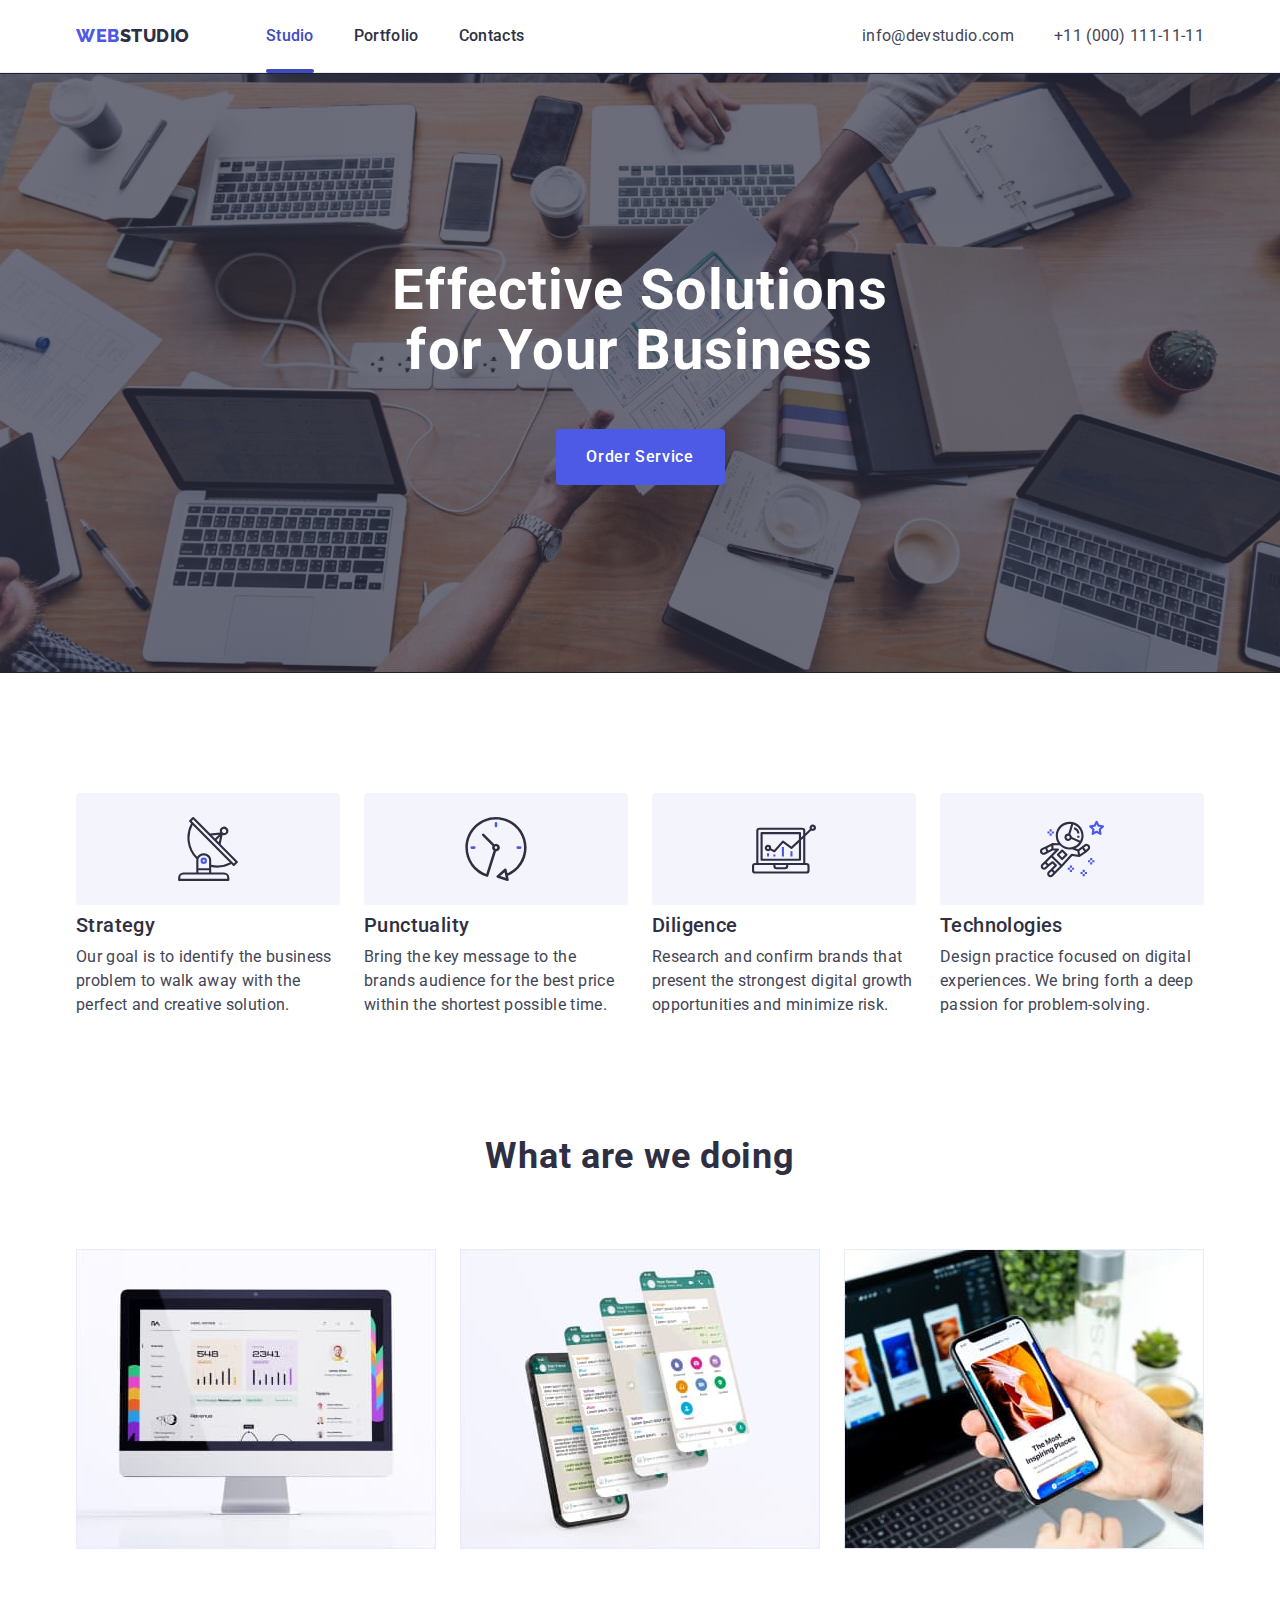
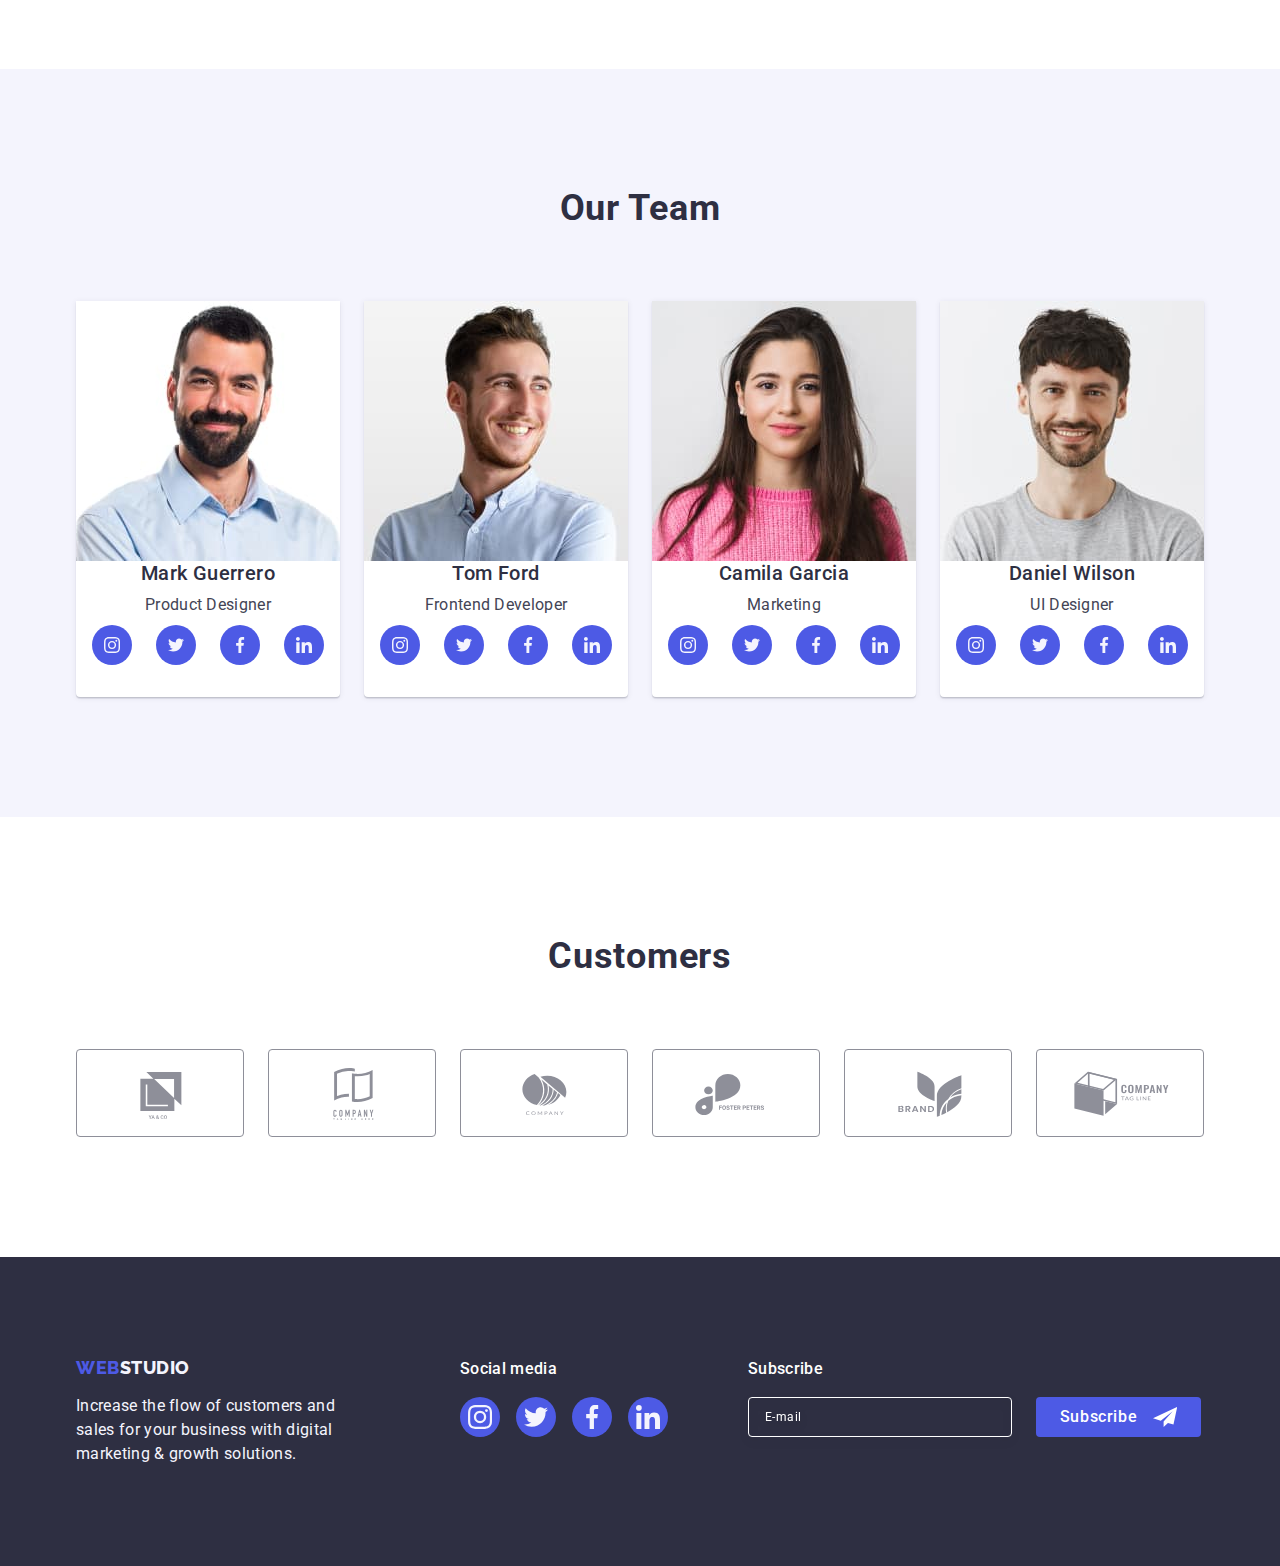
<file: index.html>
<!DOCTYPE html>
<html lang="en">
  <head>
    <meta charset="UTF-8" />
    <meta http-equiv="X-UA-Compatible" content="IE=edge" />
    <meta name="viewport" content="width=device-width, initial-scale=1.0" />
    <title>WEBSTUDIO</title>
    <link rel="preconnect" href="https://fonts.googleapis.com" />
    <link rel="preconnect" href="https://fonts.gstatic.com" />
    <link
      href="https://fonts.googleapis.com/css2?family=Raleway:wght@800&family=Roboto:wght@400;500;700;900&display=swap"
      rel="stylesheet"
    />
    <link
      rel="stylesheet"
      href="https://cdnjs.cloudflare.com/ajax/libs/modern-normalize/2.0.0/modern-normalize.min.css"
    />
    <link rel="stylesheet" href="./css/styles.css" />
  </head>
  <body>
    <!-- header -->
    <header class="header">
      <div class="container header-container">
        <nav class="header-navigation">
          <a href="./index.html" class="logo link">Web<span class="logo-color">Studio</span> </a>
          <ul class="site-nav list">
            <li class="site-item">
              <a href="./index.html" class="site-link current link">Studio</a>
            </li>
            <li class="site-item">
              <a href="./portfolio.html" class="site-link link">Portfolio</a>
            </li>
            <li class="site-item"><a href="" class="site-link link">Contacts</a></li>
          </ul>
        </nav>

        <!-- contacts -->
        <address class="adress">
          <ul class="adress-contacts list">
            <li>
              <a href="mailto:info@devstudio.com" class="adress-link link">info@devstudio.com</a>
            </li>
            <li><a href="tel:+110001111111" class="adress-link link">+11 (000) 111-11-11</a></li>
          </ul>
        </address>
      </div>
    </header>

    <!-- Main content секція 1-->
    <main>
      <section class="hero">
        <div class="container">
          <h1 class="hero-tittle">Effective Solutions for Your Business</h1>
          <button type="button" class="hero-button btn" data-modal-open>Order Service</button>
        </div>
      </section>
      <!-- переваги студії секція 2-->
      <section class="section-advantage">
        <div class="container">
          <h2 hidden>Advantages</h2>
          <ul class="section-title-list list">
            <li class="list-advantage">
              <div class="container-svg">
                <svg class="svg-icon" width="64" height="64">
                  <use href="./images/icons.svg#icon-antenna"></use>
                </svg>
              </div>
              <h3 class="title-item">Strategy</h3>
              <p class="title-text">
                Our goal is to identify the business problem to walk away with the perfect and
                creative solution.
              </p>
            </li>
            <li class="list-advantage">
              <div class="container-svg">
                <svg class="svg-icon" width="64" height="64">
                  <use href="./images/icons.svg#icon-clock"></use>
                </svg>
              </div>
              <h3 class="title-item">Punctuality</h3>
              <p class="title-text">
                Bring the key message to the brands audience for the best price within the shortest
                possible time.
              </p>
            </li>
            <li class="list-advantage">
              <div class="container-svg">
                <svg class="svg-icon" width="64" height="64">
                  <use href="./images/icons.svg#icon-diagram"></use>
                </svg>
              </div>
              <h3 class="title-item">Diligence</h3>
              <p class="title-text">
                Research and confirm brands that present the strongest digital growth opportunities
                and minimize risk.
              </p>
            </li>
            <li class="list-advantage">
              <div class="container-svg">
                <svg class="svg-icon" width="64" height="64">
                  <use href="./images/icons.svg#icon-astronaut"></use>
                </svg>
              </div>
              <h3 class="title-item">Technologies</h3>
              <p class="title-text">
                Design practice focused on digital experiences. We bring forth a deep passion for
                problem-solving.
              </p>
            </li>
          </ul>
        </div>
      </section>

      <!-- проекти компанії секція3-->

      <section class="section-comp">
        <div class="container">
          <h2 class="section-title">What are we doing</h2>
          <ul class="section-img-list list">
            <li class="img-list-work">
              <img src="./images/img1.jpg" alt="screenpc" width="360" height="300" />
            </li>
            <li class="img-list-work">
              <img src="./images/img2.jpg" alt="screenphone" width="360" height="300" />
            </li>
            <li class="img-list-work">
              <img src="./images/img3.jpg" alt="notebook with phone" width="360" height="300" />
            </li>
          </ul>
        </div>
      </section>

      <!-- команда студії секція4-->

      <section class="section-team">
        <div class="container">
          <h2 class="section-title">Our Team</h2>
          <ul class="title-team list">
            <li class="team-list">
              <img src="./images/staff1.jpg" alt="avatar Mark Guerrero" width="264" height="260" />
              <div class="soc-team-title">
                <h3 class="team-name">Mark Guerrero</h3>
                <p class="team-text">Product Designer</p>
                <ul class="team-soc-list list">
                  <li class="team-soc-item">
                    <a
                      href=""
                      class="team-soc-link link"
                      target="_blank"
                      rel="nooper noreferrer nofollow"
                      ><svg class="team-soc-icon" width="16" height="16">
                        <use href="./images/icons.svg#icon-instagram"></use>
                      </svg>
                    </a>
                  </li>
                  <li class="team-soc-item">
                    <a
                      href=""
                      class="team-soc-link link"
                      target="_blank"
                      rel="nooper noreferrer nofollow"
                    >
                      <svg class="team-soc-icon" width="16" height="16">
                        <use href="./images/icons.svg#icon-twitter"></use>
                      </svg>
                    </a>
                  </li>
                  <li class="team-soc-item">
                    <a
                      href=""
                      class="team-soc-link link"
                      target="_blank"
                      rel="nooper noreferrer nofollow"
                      ><svg class="team-soc-icon" width="16" height="16">
                        <use href="./images/icons.svg#icon-facebook"></use>
                      </svg>
                    </a>
                  </li>
                  <li class="team-soc-item">
                    <a
                      href=""
                      class="team-soc-link link"
                      target="_blank"
                      rel="nooper noreferrer nofollow"
                      ><svg class="team-soc-icon" width="16" height="16">
                        <use href="./images/icons.svg#icon-linkedin"></use>
                      </svg>
                    </a>
                  </li>
                </ul>
              </div>
            </li>
            <li class="team-list">
              <img src="./images/staff2.jpg" alt="avatar Tom Ford" width="264" height="260" />
              <div class="soc-team-title">
                <h3 class="team-name">Tom Ford</h3>
                <p class="team-text">Frontend Developer</p>
                <ul class="team-soc-list list">
                  <li class="team-soc-item">
                    <a
                      href=""
                      class="team-soc-link link"
                      target="_blank"
                      rel="nooper noreferrer nofollow"
                    >
                      <svg class="team-soc-icon" width="16" height="16">
                        <use href="./images/icons.svg#icon-instagram"></use>
                      </svg>
                    </a>
                  </li>
                  <li class="team-soc-item">
                    <a
                      href=""
                      class="team-soc-link link"
                      target="_blank"
                      rel="nooper noreferrer nofollow"
                    >
                      <svg class="team-soc-icon" width="16" height="16">
                        <use href="./images/icons.svg#icon-twitter"></use>
                      </svg>
                    </a>
                  </li>
                  <li class="team-soc-item">
                    <a
                      href=""
                      class="team-soc-link link"
                      target="_blank"
                      rel="nooper noreferrer nofollow"
                      ><svg class="team-soc-icon" width="16" height="16">
                        <use href="./images/icons.svg#icon-facebook"></use>
                      </svg>
                    </a>
                  </li>
                  <li class="team-soc-item">
                    <a
                      href=""
                      class="team-soc-link link"
                      target="_blank"
                      rel="nooper noreferrer nofollow"
                      ><svg class="team-soc-icon" width="16" height="16">
                        <use href="./images/icons.svg#icon-linkedin"></use>
                      </svg>
                    </a>
                  </li>
                </ul>
              </div>
            </li>
            <li class="team-list">
              <img src="./images/staff3.jpg" alt="avatar Camila Garcia" width="264" height="260" />
              <div class="soc-team-title">
                <h3 class="team-name">Camila Garcia</h3>
                <p class="team-text">Marketing</p>
                <ul class="team-soc-list list">
                  <li class="team-soc-item">
                    <a
                      href=""
                      class="team-soc-link link"
                      target="_blank"
                      rel="nooper noreferrer nofollow"
                      ><svg class="team-soc-icon" width="16" height="16">
                        <use href="./images/icons.svg#icon-instagram"></use>
                      </svg>
                    </a>
                  </li>
                  <li class="team-soc-item">
                    <a
                      href=""
                      class="team-soc-link link"
                      target="_blank"
                      rel="nooper noreferrer nofollow"
                    >
                      <svg class="team-soc-icon" width="16" height="16">
                        <use href="./images/icons.svg#icon-twitter"></use>
                      </svg>
                    </a>
                  </li>
                  <li class="team-soc-item">
                    <a
                      href=""
                      class="team-soc-link link"
                      target="_blank"
                      rel="nooper noreferrer nofollow"
                      ><svg class="team-soc-icon" width="16" height="16">
                        <use href="./images/icons.svg#icon-facebook"></use>
                      </svg>
                    </a>
                  </li>
                  <li class="team-soc-item">
                    <a
                      href=""
                      class="team-soc-link link"
                      target="_blank"
                      rel="nooper noreferrer nofollow"
                    >
                      <svg class="team-soc-icon" width="16" height="16">
                        <use href="./images/icons.svg#icon-linkedin"></use>
                      </svg>
                    </a>
                  </li>
                </ul>
              </div>
            </li>
            <li class="team-list">
              <img src="./images/staff4.jpg" alt="avatar Daniel Wilson" width="264" height="260" />
              <div class="soc-team-title">
                <h3 class="team-name">Daniel Wilson</h3>
                <p class="team-text">UI Designer</p>
                <ul class="team-soc-list list">
                  <li class="team-soc-item">
                    <a
                      href=""
                      class="team-soc-link link"
                      target="_blank"
                      rel="nooper noreferrer nofollow"
                      ><svg class="team-soc-icon" width="16" height="16">
                        <use href="./images/icons.svg#icon-instagram"></use>
                      </svg>
                    </a>
                  </li>
                  <li class="team-soc-item">
                    <a
                      href=""
                      class="team-soc-link link"
                      target="_blank"
                      rel="nooper noreferrer nofollow"
                    >
                      <svg class="team-soc-icon" width="16" height="16">
                        <use href="./images/icons.svg#icon-twitter"></use>
                      </svg>
                    </a>
                  </li>
                  <li class="team-soc-item">
                    <a
                      href=""
                      class="team-soc-link link"
                      target="_blank"
                      rel="nooper noreferrer nofollow"
                      ><svg class="team-soc-icon" width="16" height="16">
                        <use href="./images/icons.svg#icon-facebook"></use>
                      </svg>
                    </a>
                  </li>
                  <li class="team-soc-item">
                    <a
                      href=""
                      class="team-soc-link link"
                      target="_blank"
                      rel="nooper noreferrer nofollow"
                    >
                      <svg class="team-soc-icon" width="16" height="16">
                        <use href="./images/icons.svg#icon-linkedin"></use>
                      </svg>
                    </a>
                  </li>
                </ul>
              </div>
            </li>
          </ul>
        </div>
      </section>

      <!-- clients -->

      <section class="clients">
        <div class="container">
          <h2 class="clients-title">Customers</h2>
          <ul class="clients-list list">
            <li class="clients-item">
              <a href="" class="clients-link link">
                <svg class="clients-icon" width="104" height="56">
                  <use href="./images/icons.svg#icon-yaco"></use>
                </svg>
              </a>
            </li>
            <li class="clients-item">
              <a href="" class="clients-link link">
                <svg class="clients-icon" width="104" height="56">
                  <use href="./images/icons.svg#icon-comp1"></use>
                </svg>
              </a>
            </li>
            <li class="clients-item">
              <a href="" class="clients-link link">
                <svg class="clients-icon" width="104" height="56">
                  <use href="./images/icons.svg#icon-comp2"></use>
                </svg>
              </a>
            </li>
            <li class="clients-item">
              <a href="" class="clients-link link">
                <svg class="clients-icon" width="104" height="56">
                  <use href="./images/icons.svg#icon-foster"></use>
                </svg>
              </a>
            </li>
            <li class="clients-item">
              <a href="" class="clients-link link">
                <svg class="clients-icon" width="104" height="56">
                  <use href="./images/icons.svg#icon-brand"></use>
                </svg>
              </a>
            </li>
            <li class="clients-item">
              <a href="" class="clients-link link">
                <svg class="clients-icon" width="104" height="56">
                  <use href="./images/icons.svg#icon-tagline"></use>
                </svg>
              </a>
            </li>
          </ul>
        </div>
      </section>
    </main>

    <!-- футер -->

    <footer class="footer">
      <div class="container footer-container">
        <div class="fotter-logo-box">
          <a href="./index.html" class="logo-footer link"
            >Web<span class="logo-footer-color">Studio</span>
          </a>
          <p class="footer-text">
            Increase the flow of customers and sales for your business with digital marketing &
            growth solutions.
          </p>
        </div>

        <!-- social list -->

        <div class="footer-soc">
          <p class="title-soc">Social media</p>
          <ul class="footer-soc-list list">
            <li class="footer-soc-item">
              <a
                href=""
                class="footer-soc-link link"
                target="_blank"
                rel="nooper noreferrer nofollow"
                ><svg class="footer-soc-icon" width="24" height="24">
                  <use href="./images/icons.svg#icon-instagram"></use>
                </svg>
              </a>
            </li>
            <li class="footer-soc-item">
              <a
                href=""
                class="footer-soc-link link"
                target="_blank"
                rel="nooper noreferrer nofollow"
              >
                <svg class="footer-soc-icon" width="24" height="24">
                  <use href="./images/icons.svg#icon-twitter"></use>
                </svg>
              </a>
            </li>
            <li class="footer-soc-item">
              <a
                href=""
                class="footer-soc-link link"
                target="_blank"
                rel="nooper noreferrer nofollow"
                ><svg class="footer-soc-icon" width="24" height="24">
                  <use href="./images/icons.svg#icon-facebook"></use>
                </svg>
              </a>
            </li>
            <li class="footer-soc-item">
              <a
                href=""
                class="footer-soc-link link"
                target="_blank"
                rel="nooper noreferrer nofollow"
              >
                <svg class="footer-soc-icon" width="24" height="24">
                  <use href="./images/icons.svg#icon-linkedin"></use>
                </svg>
              </a>
            </li>
          </ul>
        </div>

        <!-- Subscribe input -->

        <div class="footer-sub">
          <p class="item-subscribe">Subscribe</p>
          <form class="footer-subscribe-form">
            <label class="subscribe-list">
              <input
                type="email"
                name="subscribe-email"
                class="subscribe-input"
                placeholder="E-mail"
              />
            </label>
            <button type="submit" class="subscribe-btn btn">
              Subscribe
              <svg class="subscribe-icon" width="24" height="24">
                <use href="./images/icons.svg#icon-icon-send"></use>
              </svg>
            </button>
          </form>
        </div>
      </div>
    </footer>

    <!-- Модальне вікно -->

    <div class="backdrop is-hidden" data-modal>
      <div class="modal">
        <button type="button" class="modal-close-btn" data-modal-close>
          <svg class="close-icon" width="8" height="8">
            <use href="./images/icons.svg#icon-close-black"></use>
          </svg>
        </button>
        <p class="modal-titel">Leave your contacts and we will call you back</p>
        <form class="modal-form">
          <div class="modal-field">
            <label for="user-name" class="input-label">Name</label>
            <div class="input-wrap">
              <input type="text" name="user-name" id="user-name" class="modal-input" />
              <svg class="modal-icon" width="18" height="24">
                <use href="./images/icons.svg#icon-person"></use>
              </svg>
            </div>
          </div>
          <div class="modal-field">
            <label for="user-tel" class="input-label">Phone</label>
            <div class="input-wrap">
              <input type="text" name="user-tel" id="user-tel" class="modal-input" />
              <svg class="modal-icon" width="18" height="24">
                <use href="./images/icons.svg#icon-phone"></use>
              </svg>
            </div>
          </div>
          <div class="modal-field">
            <label for="user-email" class="input-label">Email</label>
            <div class="input-wrap">
              <input type="text" name="user-email" id="user-email" class="modal-input" />
              <svg class="modal-icon" width="18" height="24">
                <use href="./images/icons.svg#icon-email"></use>
              </svg>
            </div>
          </div>
          <div class="modal-field-coment">
            <label for="user-comment" class="input-label">Comment</label>
            <textarea
              name="user-comment"
              id="user-comment"
              class="modal-comment"
              placeholder="Text input"
            ></textarea>
          </div>

          <!-- modal check -->

          <div class="modal-checkbox">
            <input
              id="user-privacy"
              type="checkbox"
              name="user-privacy"
              value="true"
              class="checkbox visually-hidden"
            />
            <label for="user-privacy" class="checkbox-label">
              <span class="checkbox-icon">
                <svg class="icov-vector" width="10" height="8">
                  <use href="./images/icons.svg#icon-vector"></use>
                </svg>
              </span>
              I accept the terms and conditions of the&nbsp;
              <a href="#" class="check-link">Privacy Policy</a>
            </label>
          </div>
          <button type="submit" class="modal-btn btn">Send</button>
        </form>
      </div>
    </div>
    <script src="./js/modal.js"></script>
  </body>
</html>
</file>
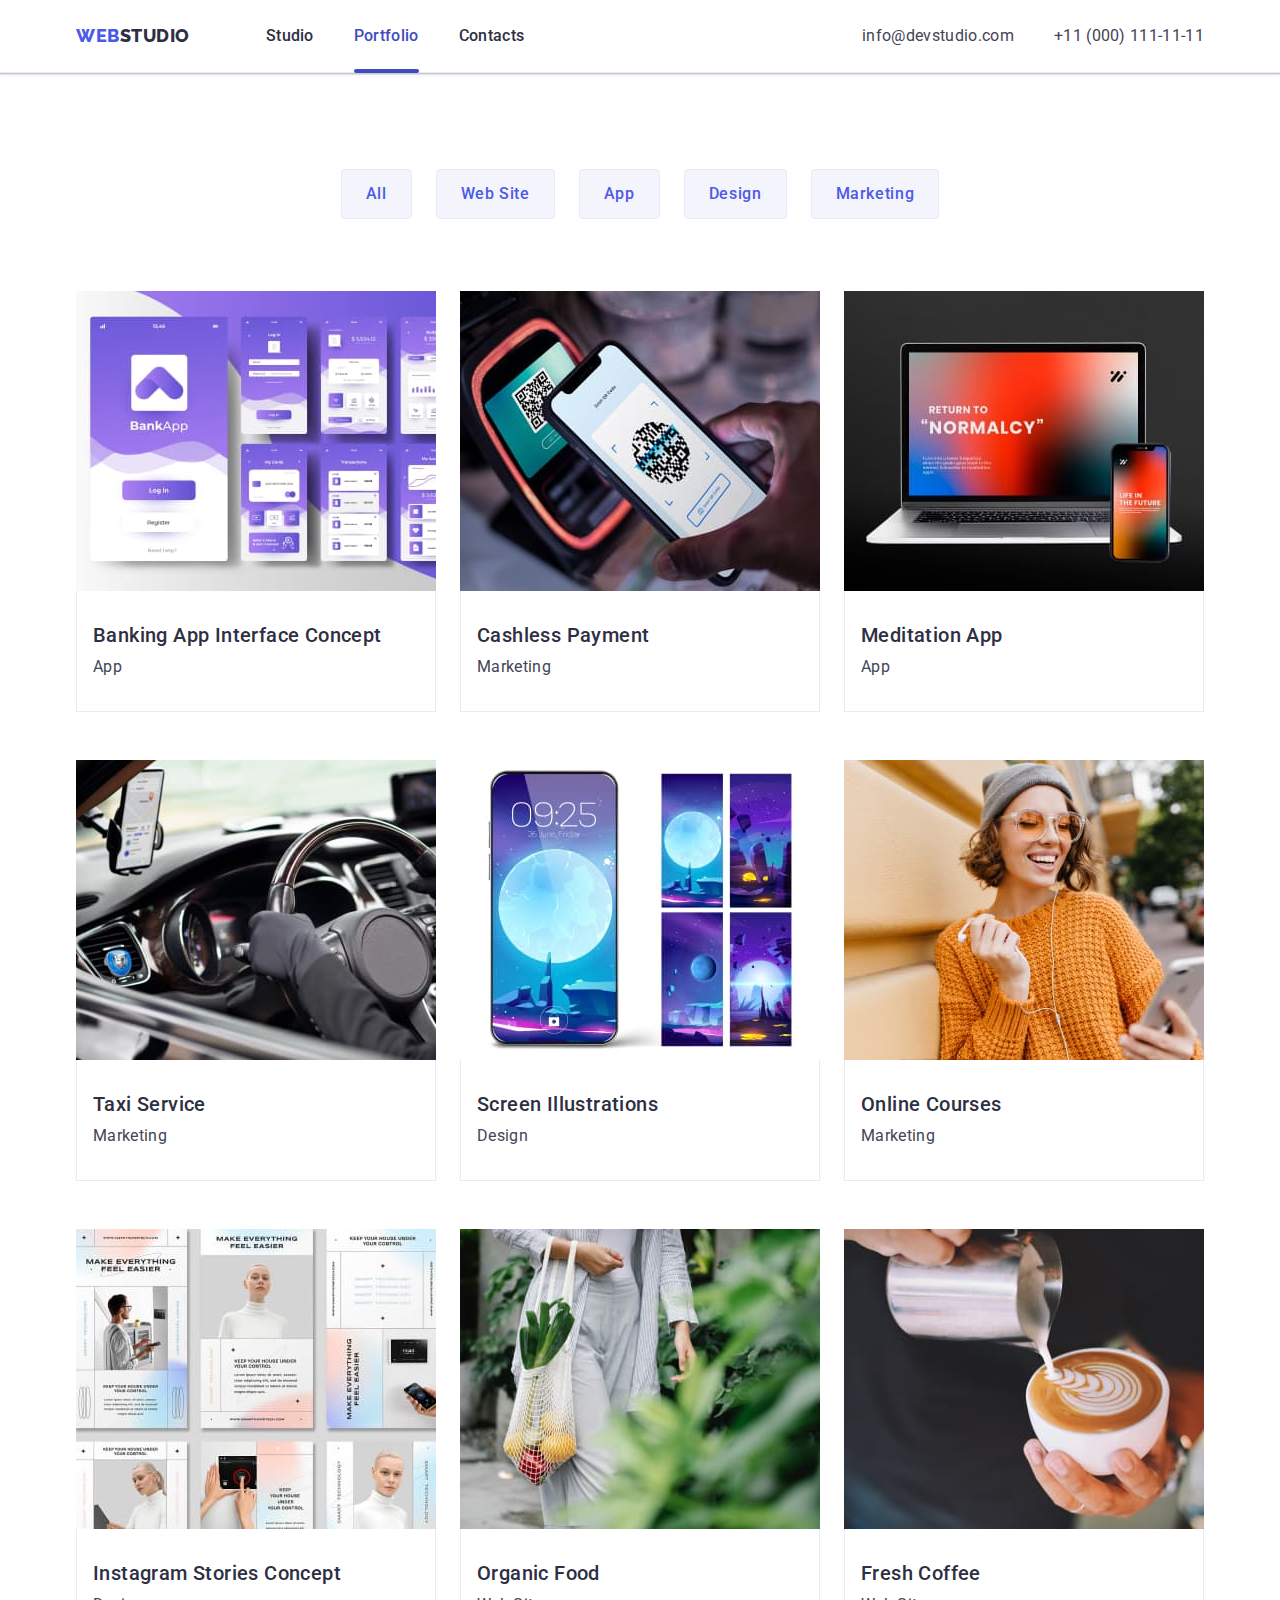
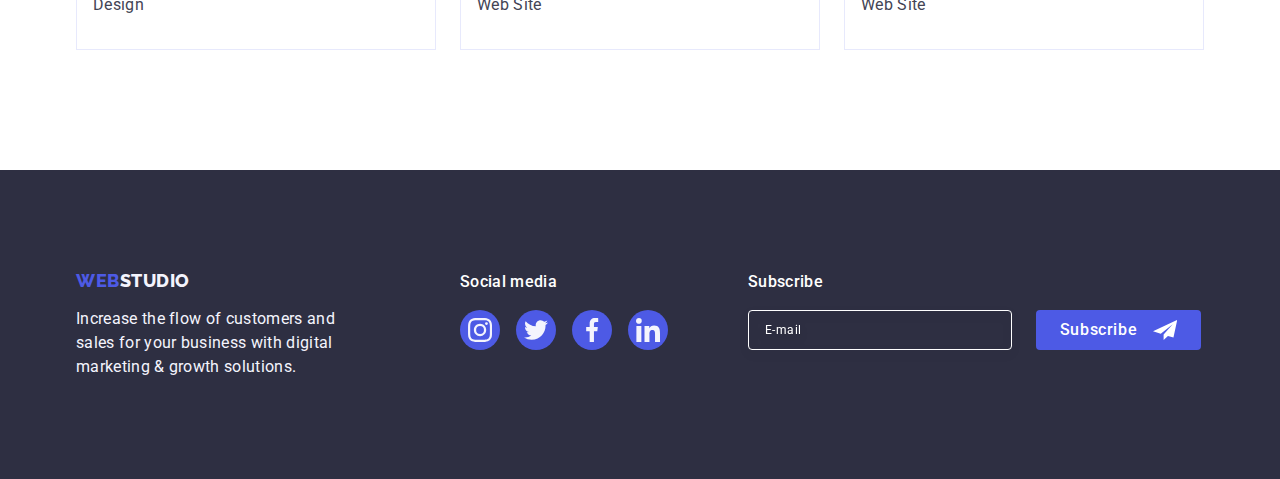
<file: portfolio.html>
<!DOCTYPE html>
<html lang="en">
  <head>
    <meta charset="UTF-8" />
    <meta http-equiv="X-UA-Compatible" content="IE=edge" />
    <meta name="viewport" content="width=device-width, initial-scale=1.0" />
    <title>Portfolio</title>
    <link rel="preconnect" href="https://fonts.googleapis.com" />
    <link rel="preconnect" href="https://fonts.gstatic.com" />
    <link
      href="https://fonts.googleapis.com/css2?family=Raleway:wght@800&family=Roboto:wght@400;500;700;900&display=swap"
      rel="stylesheet"
    />
    <link
      rel="stylesheet"
      href="https://cdnjs.cloudflare.com/ajax/libs/modern-normalize/2.0.0/modern-normalize.min.css"
    />
    <link rel="stylesheet" href="./css/styles.css" />
  </head>
  <body>
    <!-- header -->
    <header class="header">
      <div class="container header-container">
        <nav class="header-navigation">
          <a href="./index.html" class="logo link">Web<span class="logo-color">Studio</span> </a>
          <ul class="site-nav list">
            <li class="site-list"><a href="./index.html" class="site-link link">Studio</a></li>
            <li class="site-list current-page">
              <a href="./portfolio.html" class="site-link current link">Portfolio</a>
            </li>
            <li class="site-list"><a href="" class="site-link link">Contacts</a></li>
          </ul>
        </nav>

        <!-- contacts -->
        <address class="adress">
          <ul class="adress-contacts list">
            <li>
              <a href="mailto:info@devstudio.com" class="adress-link link">info@devstudio.com</a>
            </li>
            <li><a href="tel:+110001111111" class="adress-link link">+11 (000) 111-11-11</a></li>
          </ul>
        </address>
      </div>
    </header>

    <!-- Main content -->
    <main>
      <section class="portfolio-main">
        <div class="container">
          <h1 hidden>Our works</h1>
          <ul class="button-list list">
            <li><button type="button" class="nav-buttom">All</button></li>
            <li><button type="button" class="nav-buttom">Web Site</button></li>
            <li><button type="button" class="nav-buttom">App</button></li>
            <li><button type="button" class="nav-buttom">Design</button></li>
            <li><button type="button" class="nav-buttom">Marketing</button></li>
          </ul>

          <ul class="portfolio-section-list list">
            <li class="portfolio-list">
              <a href="" class="link portfolio-link"
                ><div class="portfolio-list-wrapper">
                  <img
                    src="./images/bankapp.jpg"
                    alt="BankApp screenshout"
                    width="360"
                    height="300"
                  />
                  <p class="overlay">
                    14 Stylish and User-Friendly App Design Concepts · Task Manager App · Calorie
                    Tracker App · Exotic Fruit Ecommerce App · Cloud Storage App
                  </p>
                </div>
                <div class="name-works">
                  <h2 class="section-item">Banking App Interface Concept</h2>
                  <p class="section-text">App</p>
                </div>
              </a>
            </li>
            <li class="portfolio-list">
              <a href="" class="link portfolio-link">
                <div class="portfolio-list-wrapper">
                  <img src="./images/paypass.jpg" alt="Paypass phone" width="360" height="300" />

                  <p class="overlay">
                    14 Stylish and User-Friendly App Design Concepts · Task Manager App · Calorie
                    Tracker App · Exotic Fruit Ecommerce App · Cloud Storage App
                  </p>
                </div>
                <div class="name-works">
                  <h2 class="section-item">Cashless Payment</h2>
                  <p class="section-text">Marketing</p>
                </div></a
              >
            </li>
            <li class="portfolio-list">
              <a href="" class="link portfolio-link">
                <div class="portfolio-list-wrapper">
                  <img
                    src="./images/medapp.jpg"
                    alt="Notebook with phone"
                    width="360"
                    height="300"
                  />
                  <p class="overlay">
                    14 Stylish and User-Friendly App Design Concepts · Task Manager App · Calorie
                    Tracker App · Exotic Fruit Ecommerce App · Cloud Storage App
                  </p>
                </div>
                <div class="name-works">
                  <h2 class="section-item">Meditation App</h2>
                  <p class="section-text">App</p>
                </div></a
              >
            </li>
            <li class="portfolio-list">
              <a href="" class="link portfolio-link">
                <div class="portfolio-list-wrapper">
                  <img src="./images/car.jpg" alt="Car" width="360" height="300" />
                  <p class="overlay">
                    14 Stylish and User-Friendly App Design Concepts · Task Manager App · Calorie
                    Tracker App · Exotic Fruit Ecommerce App · Cloud Storage App
                  </p>
                </div>
                <div class="name-works">
                  <h2 class="section-item">Taxi Service</h2>
                  <p class="section-text">Marketing</p>
                </div>
              </a>
            </li>
            <li class="portfolio-list">
              <a href="" class="link portfolio-link">
                <div class="portfolio-list-wrapper">
                  <img src="./images/phone.jpg" alt="Mobile phone" width="360" height="300" />
                  <p class="overlay">
                    14 Stylish and User-Friendly App Design Concepts · Task Manager App · Calorie
                    Tracker App · Exotic Fruit Ecommerce App · Cloud Storage App
                  </p>
                </div>
                <div class="name-works">
                  <h2 class="section-item">Screen Illustrations</h2>
                  <p class="section-text">Design</p>
                </div></a
              >
            </li>
            <li class="portfolio-list">
              <a href="" class="link portfolio-link">
                <div class="portfolio-list-wrapper">
                  <img src="./images/orangegirl.jpg" alt="Orange girl" width="360" height="300" />
                  <p class="overlay">
                    14 Stylish and User-Friendly App Design Concepts · Task Manager App · Calorie
                    Tracker App · Exotic Fruit Ecommerce App · Cloud Storage App
                  </p>
                </div>
                <div class="name-works">
                  <h2 class="section-item">Online Courses</h2>
                  <p class="section-text">Marketing</p>
                </div>
              </a>
            </li>
            <li class="portfolio-list">
              <a href="" class="link portfolio-link">
                <div class="portfolio-list-wrapper">
                  <img
                    src="./images/insta.jpg"
                    alt="Instagram screenshout"
                    width="360"
                    height="300"
                  />
                  <p class="overlay">
                    14 Stylish and User-Friendly App Design Concepts · Task Manager App · Calorie
                    Tracker App · Exotic Fruit Ecommerce App · Cloud Storage App
                  </p>
                </div>
                <div class="name-works">
                  <h2 class="section-item">Instagram Stories Concept</h2>
                  <p class="section-text">Design</p>
                </div></a
              >
            </li>
            <li class="portfolio-list">
              <a href="" class="link portfolio-link">
                <div class="portfolio-list-wrapper">
                  <img src="./images/food.jpg" alt="Food" width="360" height="300" />
                  <p class="overlay">
                    14 Stylish and User-Friendly App Design Concepts · Task Manager App · Calorie
                    Tracker App · Exotic Fruit Ecommerce App · Cloud Storage App
                  </p>
                </div>
                <div class="name-works">
                  <h2 class="section-item">Organic Food</h2>
                  <p class="section-text">Web Site</p>
                </div></a
              >
            </li>
            <li class="portfolio-list">
              <a href="" class="link portfolio-link">
                <div class="portfolio-list-wrapper">
                  <img src="./images/coffe.jpg" alt="Cup of coffee" width="360" height="300" />
                  <p class="overlay">
                    14 Stylish and User-Friendly App Design Concepts · Task Manager App · Calorie
                    Tracker App · Exotic Fruit Ecommerce App · Cloud Storage App
                  </p>
                </div>
                <div class="name-works">
                  <h2 class="section-item">Fresh Coffee</h2>
                  <p class="section-text">Web Site</p>
                </div></a
              >
            </li>
          </ul>
        </div>
      </section>
    </main>

    <!-- Футер -->

    <footer class="footer">
      <div class="container footer-container">
        <div class="fotter-logo-box">
          <a href="./index.html" class="logo-footer link"
            >Web<span class="logo-footer-color">Studio</span>
          </a>
          <p class="footer-text">
            Increase the flow of customers and sales for your business with digital marketing &
            growth solutions.
          </p>
        </div>

        <!-- social list -->

        <div class="footer-soc">
          <p class="title-soc">Social media</p>
          <ul class="footer-soc-list list">
            <li class="footer-soc-item">
              <a
                href=""
                class="footer-soc-link link"
                target="_blank"
                rel="nooper noreferrer nofollow"
                ><svg class="footer-soc-icon" width="24" height="24">
                  <use href="./images/icons.svg#icon-instagram"></use>
                </svg>
              </a>
            </li>
            <li class="footer-soc-item">
              <a
                href=""
                class="footer-soc-link link"
                target="_blank"
                rel="nooper noreferrer nofollow"
              >
                <svg class="footer-soc-icon" width="24" height="24">
                  <use href="./images/icons.svg#icon-twitter"></use>
                </svg>
              </a>
            </li>
            <li class="footer-soc-item">
              <a
                href=""
                class="footer-soc-link link"
                target="_blank"
                rel="nooper noreferrer nofollow"
                ><svg class="footer-soc-icon" width="24" height="24">
                  <use href="./images/icons.svg#icon-facebook"></use>
                </svg>
              </a>
            </li>
            <li class="footer-soc-item">
              <a
                href=""
                class="footer-soc-link link"
                target="_blank"
                rel="nooper noreferrer nofollow"
              >
                <svg class="footer-soc-icon" width="24" height="24">
                  <use href="./images/icons.svg#icon-linkedin"></use>
                </svg>
              </a>
            </li>
          </ul>
        </div>

        <!-- Subscribe input -->

        <div class="footer-sub">
          <p class="item-subscribe">Subscribe</p>
          <form class="footer-subscribe-form">
            <label class="subscribe-list">
              <input
                type="email"
                name="subscribe-email"
                id="user-name"
                class="subscribe-input"
                placeholder="E-mail"
              />
            </label>
            <button type="submit" class="subscribe-btn btn">
              Subscribe
              <svg class="subscribe-icon" width="24" height="24">
                <use href="./images/icons.svg#icon-icon-send"></use>
              </svg>
            </button>
          </form>
        </div>
      </div>
    </footer>
  </body>
</html>
</file>
<file: css/styles.css>
/* h1 color: #FFFFFF; */
/* h3 color: #2E2F42; */
/* p color: #434455; */
/* h2 color: #2E2F42; */
/* другорядний колір фона #F4F4FD; */
/* колір логотипу веб #4D5AE5; */
/* gfdgfdfg */

:root {
  --primary-text-color: #2e2f42;
  --title-text-color: #434455;
  --accent-color: #404bbf;
  --primary-white-color: #ffffff;
}

body {
  background-color: #ffffff;
  color: #434455;
  font-family: 'Roboto', sans-serif;
}
p,
h1,
h2,
h3,
h4,
h4,
h6 {
  margin: 0;
}
ul,
ol {
  margin: 0;
  padding: 0;
}
img {
  display: block;
}

.list {
  list-style: none;
}

.link {
  text-decoration: none;
}

.visually-hidden {
  position: absolute;
  width: 1px;
  height: 1px;
  margin: -1px;
  border: 0;
  padding: 0;
  white-space: nowrap;
  clip-path: inset(100%);
  clip: rect(0 0 0 0);
  overflow: hidden;
}

/* Навігація */
.logo {
  font-family: 'Raleway', sans-serif;
  font-weight: 800;
  font-size: 18px;
  line-height: 1.17;
  letter-spacing: 0.03em;
  text-transform: uppercase;
  color: #4d5ae5;
}

.logo-color {
  color: var(--primary-text-color);
}

/* Header */

.header {
  border-bottom: 1px solid #e7e9fc;
  box-shadow: 0px 2px 1px rgba(46, 47, 66, 0.08), 0px 1px 1px rgba(46, 47, 66, 0.16),
    0px 1px 6px rgba(46, 47, 66, 0.08);
}

.header-container {
  display: flex;
  align-items: center;
}

.header-navigation {
  display: flex;
  align-items: center;
}

.site-nav {
  display: flex;
  gap: 40px;
}

.item {
  padding-top: 24px;
  padding-bottom: 24px;
}

.logo {
  margin-right: 76px;
}

/* .site-nav .link {
  color: var(--primary-text-color);
} */

.site-link {
  font-weight: 500;
  font-size: 16px;
  line-height: 1.5;
  letter-spacing: 0.02em;
  color: #2e2f42;
  padding-top: 24px;
  padding-bottom: 24px;
  display: block;
  transition-property: color;
  transition-duration: 250ms;
  transition-timing-function: cubic-bezier(0.4, 0, 0.2, 1);
  position: relative;
}

.site-link.link:hover,
.site-link.link:focus,
.site-link.current {
  color: var(--accent-color);
}

.site-link.current::after {
  content: '';
  position: absolute;
  left: 0;
  bottom: 0;
  bottom: -1px;
  width: 100%;
  height: 4px;
  border-radius: 2px;
  background-color: var(--accent-color);
}

/* контакти */

.adress {
  font-style: normal;
  margin-left: auto;
}
.adress-contacts {
  display: flex;
  gap: 40px;
}

.adress-link {
  font-size: 16px;
  line-height: 1.5;
  letter-spacing: 0.02em;
  color: #434455;
  display: block;
  transition-property: color;
  transition-duration: 250ms;
  transition-timing-function: cubic-bezier(0.4, 0, 0.2, 1);
}

.adress-contacts .link:hover,
.adress-contacts .link:focus {
  color: var(--accent-color);
}

/* hero секція 1 */
.hero {
  max-width: 1440px;
  height: 600px;
  left: 0px;
  top: 72px;
  background-color: var(--primary-text-color);
  margin: 0 auto;
  padding-top: 188px;
  padding-bottom: 188px;
  background-image: linear-gradient(rgba(46, 47, 66, 0.7), rgba(46, 47, 66, 0.7)),
    url(../images/people-office.jpg);
  background-repeat: no-repeat;
  background-position: center;
  background-size: cover;
}

.hero-tittle {
  font-size: 56px;
  line-height: 1.07;
  text-align: center;
  letter-spacing: 0.02em;
  color: var(--primary-white-color);
  margin-left: auto;
  margin-right: auto;
  max-width: 496px;
  padding-bottom: 48px;
}

/* контейнер */

.container {
  width: 1158px;
  padding-left: 15px;
  padding-right: 15px;
  margin: 0 auto;
  /* outline: 2px solid red; */
}

/* кнопка ордер */

.hero-button {
  font-weight: 500;
  font-size: 16px;
  line-height: 1.5;
  letter-spacing: 0.04em;
  color: var(--primary-white-color);
}

.btn {
  margin-left: auto;
  margin-right: auto;
  min-width: 169px;
  height: 56px;
  cursor: pointer;
  border-radius: 4px;
  display: block;
  border: none;
  color: var(--primary-white-color);
  background-color: #4d5ae5;

  transition-property: background-color;
  transition-duration: 250ms;
  transition-timing-function: cubic-bezier(0.4, 0, 0.2, 1);
}

.hero-button:hover,
.hero-button:focus {
  background-color: var(--accent-color);
}

/* секція 2 */
.section-advantage {
  padding-top: 120px;
  padding-bottom: 120px;
}
.section-title-list {
  display: flex;
  gap: 24px;
}

.container-svg {
  width: 264px;
  height: 112px;
  background: #f4f4fd;
  border-radius: 4px;
  margin-bottom: 8px;
  display: flex;
  align-items: center;
  justify-content: center;
}

/* .list-advantage::before {
  display: block;
  content: '';
  height: 112px;
  background-size: contain;
  background-repeat: no-repeat;
  background-position: center;
  background-color: #f4f4fd;
  border-radius: 4px;
} */

.list-advantage .title-item {
  font-weight: 500;
  font-size: 20px;
  line-height: 1.2;
  letter-spacing: 0.02em;
  text-align: center;
  color: var(--primary-text-color);
  margin-bottom: 8px;
  display: flex;
}

.title-text {
  width: 264px;
  font-size: 16px;
  line-height: 1.5;
  letter-spacing: 0.02em;
  color: var(--title-text-color);
  display: flex;
}

/* section 3 */
.section-comp {
  padding-bottom: 120px;
}

.section-title {
  font-size: 36px;
  line-height: 1.11;
  text-align: center;
  letter-spacing: 0.02em;
  color: var(--primary-text-color);
  margin-bottom: 72px;
}

.section-img-list {
  display: flex;
  gap: 24px;
}

.img-list-work {
  width: calc((100% - 48px) / 3);
}

/* section 4*/
.section-team {
  padding-top: 120px;
  padding-bottom: 120px;
  background-color: #f4f4fd;
}

.staf-team {
  padding-top: 32px;
}

.team-name {
  font-weight: 500;
  font-size: 20px;
  line-height: 1.2;
  text-align: center;
  letter-spacing: 0.02em;
  color: var(--primary-text-color);
  margin-bottom: 8px;
}

.team-text {
  font-size: 16px;
  line-height: 1.5;
  text-align: center;
  letter-spacing: 0.02em;
  color: var(--title-text-color);
  margin-bottom: 8px;
}

.title-team {
  display: flex;
  gap: 24px;
}

.team-list {
  background-color: var(--primary-white-color);
  box-shadow: 0px 1px 6px rgba(46, 47, 66, 0.08), 0px 1px 1px rgba(46, 47, 66, 0.16),
    0px 2px 1px rgba(46, 47, 66, 0.08);
  border-radius: 0px 0px 4px 4px;
}
.soc-team-title {
}

.team-soc-list {
  display: flex;
  justify-content: center;
  gap: 24px;
}

.team-soc-item {
  width: 40px;
  height: 40px;
  margin-bottom: 32px;
}

.team-soc-link {
  width: 100%;
  height: 100%;
  background-color: #4d5ae5;
  border-radius: 50%;
  display: flex;
  align-items: center;
  justify-content: center;

  transition-property: background-color;
  transition-duration: 250ms;
  transition-timing-function: cubic-bezier(0.4, 0, 0.2, 1);
}

.team-soc-link:hover,
.team-soc-link:focus {
  background-color: var(--accent-color);
}
.team-soc-icon {
  fill: #f4f4fd;
}
/* clients */

.clients {
  padding-top: 120px;
  padding-bottom: 120px;
}
.clients-title {
  font-size: 36px;
  line-height: 1.11;
  text-align: center;
  letter-spacing: 0.02em;
  color: var(--primary-text-color);
  margin-bottom: 72px;
}

.clients-list {
  display: flex;
  gap: 24px;
}

.clients-item {
  width: calc((100% - 120px) / 6);
  height: 88px;
}
.clients-link {
  width: 100%;
  height: 100%;
  border: 1px solid #8e8f99;
  border-radius: 4px;
  display: flex;
  align-items: center;
  justify-content: center;
  color: #8e8f99;

  transition: border-color 250ms cubic-bezier(0.4, 0, 0.2, 1),
    color 250ms cubic-bezier(0.4, 0, 0.2, 1);
}

.clients-link:hover,
.clients-link:focus {
  border-color: var(--accent-color);
  color: #404bbf;
}

.clients-link:hover .clients-icon {
  fill: var(--accent-color);
}
.clients-icon {
  fill: currentColor;
  transition: fill 250ms cubic-bezier(0.4, 0, 0.2, 1);
}

/* footer */
.footer {
  background-color: var(--primary-text-color);
  padding-top: 100px;
  padding-bottom: 100px;
}

.footer-container {
  display: flex;
  align-items: baseline;
}

.fotter-logo-box {
  margin-right: 120px;
}

.footer-text {
  max-width: 264px;
  font-size: 16px;
  line-height: 1.5;
  letter-spacing: 0.02em;
  color: #f4f4fd;
}

.logo-footer {
  font-family: 'Raleway', sans-serif;
  font-weight: 800;
  font-size: 18px;
  line-height: 1.17;
  letter-spacing: 0.03em;
  text-transform: uppercase;
  color: #4d5ae5;
  margin-bottom: 16px;
  display: inline-block;
}

.logo-footer-color {
  font-family: 'Raleway', sans-serif;
  font-weight: 800;
  font-size: 18px;
  line-height: 1.17;
  letter-spacing: 0.03em;
  text-transform: uppercase;
  color: #f4f4fd;
}

/* fotter social link */

.footer-soc {
}

.title-soc {
  font-family: 'Roboto', sans-serif;
  font-weight: 500;
  font-size: 16px;
  line-height: 1.5;
  letter-spacing: 0.02em;
  color: var(--primary-white-color);
  margin-bottom: 16px;
}
.footer-soc-list {
  display: flex;
  gap: 16px;
}

.footer-soc-item {
  width: 40px;
  height: 40px;
}
.footer-soc-link {
  width: 100%;
  height: 100%;
  background-color: #4d5ae5;
  border-radius: 50%;
  display: flex;
  align-items: center;
  justify-content: center;
  transition-property: background-color;
  transition-duration: 250ms;
  transition-timing-function: cubic-bezier(0.4, 0, 0.2, 1);
}

.footer-soc-link:hover,
.footer-soc-link:focus {
  background-color: #31d0aa;
}

.footer-soc-icon {
  fill: #f4f4fd;
}

/* Subscribe footer */

.footer-subscribe-form {
  display: flex;
  gap: 24px;
}

.footer-sub {
  margin-left: 80px;
}

.subscribe-list {
  display: flex;

  justify-content: center;
  align-items: center;
}

.subscribe-input {
  width: 264px;
  height: 40px;
  font-size: 12px;
  line-height: 1.5;
  letter-spacing: 0.04em;
  border: 1px solid #ffffff;
  filter: drop-shadow(0px 4px 4px rgba(0, 0, 0, 0.15));
  border-radius: 4px;
  padding-left: 16px;
  color: var(--primary-white-color);
  background-color: transparent;
}

.subscribe-input::placeholder {
  font-size: 12px;
  line-height: 2;
  display: flex;
  align-items: center;
  justify-content: center;
  letter-spacing: 0.04em;
  color: var(--primary-white-color);
}

.subscribe-btn {
  font-family: 'Roboto', sans-serif;
  font-weight: 500;
  min-width: 165px;
  height: 40px;
  background-color: #4d5ae5;
  border-radius: 4px;
  display: flex;
  justify-content: center;
  align-items: center;
  border: none;
  border-radius: 4px;
  font-size: 16px;
  line-height: 1.5;
  letter-spacing: 0.04em;
  cursor: pointer;
  color: var(--primary-white-color);
  transition-property: background-color;
  transition-duration: 250ms;
  transition-timing-function: cubic-bezier(0.4, 0, 0.2, 1);
}

.subscribe-btn:hover,
.subscribe-btn:focus {
  background-color: #31d0aa;
}

.subscribe-icon {
  fill: var(--primary-white-color);
  margin-left: 16px;
}

.item-subscribe {
  font-weight: 500;
  font-size: 16px;
  line-height: 1.5;
  letter-spacing: 0.02em;
  color: var(--primary-white-color);
  margin-bottom: 16px;
}

/* portfolio */
.portfolio-main {
  padding-top: 96px;
  padding-bottom: 120px;
}
.nav-buttom {
  min-width: 69px;
  min-height: 48px;
  background-color: #f4f4fd;
  font-family: 'Roboto', sans-serif;
  font-weight: 500;
  font-size: 16px;
  line-height: 1.5;
  letter-spacing: 0.04em;
  color: #4d5ae5;
  cursor: pointer;
  border: 1px solid #e7e9fc;
  border-radius: 4px;
  padding-top: 24px;
  padding-bottom: 24px;
  padding: 12px 24px;
  transition: background-color 250ms cubic-bezier(0.4, 0, 0.2, 1),
    color 250ms cubic-bezier(0.4, 0, 0.2, 1), border-color 250ms cubic-bezier(0.4, 0, 0.2, 1),
    box-shadow 250ms cubic-bezier(0.4, 0, 0.2, 1);
}

.nav-buttom:hover,
.nav-buttom:focus {
  background-color: var(--accent-color);
  color: var(--primary-white-color);
  border: 1px solid transparent;
  box-shadow: 0px 3px 1px rgba(0, 0, 0, 0.1), 0px 2px 1px rgba(0, 0, 0, 0.08),
    0px 2px 2px rgba(0, 0, 0, 0.12);
}

.button-list {
  margin-left: auto;
  margin-right: auto;
  display: flex;
  gap: 24px;
  justify-content: center;
  margin-bottom: 72px;
}

.portfolio-section-list {
  display: flex;
  flex-wrap: wrap;
  gap: 48px 24px;
}

.portfolio-list {
  width: 360px;
  width: calc((100% - 48px) / 3);
}

.portfolio-link {
  display: block;
  transition-property: box-shadow;
  transition-duration: 250ms;
  transition-timing-function: cubic-bezier(0.4, 0, 0.2, 1);
}

.portfolio-link:hover,
.portfolio-link:focus {
  box-shadow: 0px 1px 6px rgba(46, 47, 66, 0.08), 0px 1px 1px rgba(46, 47, 66, 0.16),
    0px 2px 1px rgba(46, 47, 66, 0.08);
}

.portfolio-list-wrapper {
  position: relative;
  overflow: hidden;
}

/* overlay */

.overlay {
  position: absolute;
  left: 0;
  top: 0;
  width: 100%;
  height: 100%;
  transform: translate(0, 100%);
  font-size: 16px;
  line-height: 1.5;
  letter-spacing: 0.02em;
  color: #f4f4fd;
  background-color: #4d5ae5;
  padding: 40px 32px;
  transition: transform 250ms cubic-bezier(0.4, 0, 0.2, 1);
}

.portfolio-link:hover .overlay,
.portfolio-link:focus .overlay {
  transform: translate(0, 0);
}

.name-works {
  padding: 32px 16px;
  border: 1px solid #e7e9fc;
  border-top: none;
}
.section-item {
  font-style: normal;
  font-weight: 500;
  font-size: 20px;
  line-height: 1.2;
  letter-spacing: 0.02em;
  color: var(--primary-text-color);
  margin-bottom: 8px;
}
.section-text {
  font-style: normal;
  font-weight: 400;
  font-size: 16px;
  line-height: 1.5;
  letter-spacing: 0.02em;
  color: var(--title-text-color);
}

/* modal window */

.backdrop {
  position: fixed;
  top: 0;
  left: 0;
  z-index: 100;
  width: 100%;
  height: 100%;
  background-color: rgba(46, 47, 66, 0.4);
  transition: opacity 250ms cubic-bezier(0.4, 0, 0.2, 1),
    visibility 250ms cubic-bezier(0.4, 0, 0.2, 1);
}

.backdrop.is-hidden {
  opacity: 0;
  visibility: hidden;
  pointer-events: none;
}

.modal {
  position: absolute;
  top: 50%;
  left: 50%;
  transform: translate(-50%, -50%);
  width: 408px;
  min-height: 584px;
  background-color: #fcfcfc;
  box-shadow: 0px 1px 1px rgba(0, 0, 0, 0.14), 0px 1px 3px rgba(0, 0, 0, 0.12),
    0px 2px 1px rgba(0, 0, 0, 0.2);
  border-radius: 4px;
  transition: transform 250ms cubic-bezier(0.4, 0, 0.2, 1);
  padding: 72px 24px 24px;
}

.modal-close-btn {
  position: absolute;
  top: 24px;
  right: 24px;
  display: flex;
  justify-content: center;
  align-items: center;
  margin-bottom: 24px;
  cursor: pointer;
  width: 24px;
  height: 24px;
  border-radius: 50%;
  background-color: #e7e9fc;
  border: 1px solid rgba(0, 0, 0, 0.1);
  padding: 0;
  transition: background-color 250ms cubic-bezier(0.4, 0, 0.2, 1),
    border 250ms cubic-bezier(0.4, 0, 0.2, 1);
}

.modal-close-btn:hover,
.modal-close-btn:focus {
  background-color: var(--accent-color);
  border: none;
}

.close-icon {
  transition: fill 250ms cubic-bezier(0.4, 0, 0.2, 1);
}

.modal-close-btn:hover .close-icon,
.modal-close-btn:focus .close-icon {
  fill: var(--primary-white-color);
}

.is-hidden {
  visibility: none;
  opacity: 0;
  pointer-events: none;
}

.modal-titel {
  font-family: 'Roboto', sans-serif;
  font-style: normal;
  font-weight: 500;
  font-size: 16px;
  line-height: 1.5;
  text-align: center;
  letter-spacing: 0.02em;
  color: var(--primary-text-color);
  margin-bottom: 16px;
}

.modal-field {
  margin-bottom: 8px;
}
.modal-field-coment {
  margin-bottom: 16px;
}

.input-wrap {
  position: relative;
}

.modal-input {
  width: 100%;
  height: 40px;
  border: 1px solid rgba(46, 47, 66, 0.4);
  border-radius: 4px;
  background-color: transparent;
  padding-left: 38px;
  outline: transparent;
  transition: border-color 250ms cubic-bezier(0.4, 0, 0.2, 1);
}

.modal-icon {
  position: absolute;
  left: 16px;
  top: 50%;
  transform: translateY(-50%);
  transition: fill 250ms cubic-bezier(0.4, 0, 0.2, 1);
}

.modal-input:focus {
  border-color: #4d5ae5;
}

.modal-input:focus + .modal-icon {
  fill: #4d5ae5;
}

/* modal btn */

.modal-btn {
  font-weight: 500;
  font-size: 16px;
  line-height: 1.5;
  letter-spacing: 0.04em;
  color: var(--primary-white-color);
  transition-duration: 250ms;
  transition-timing-function: cubic-bezier(0.4, 0, 0.2, 1);
}
.modal-btn:hover,
.modal-btn:focus {
  background-color: var(--accent-color);
}

.input-label {
  font-size: 12px;
  line-height: 1.17;
  letter-spacing: 0.04em;
  color: #8e8f99;
  display: block;
  margin-bottom: 4px;
}

.modal-comment {
  width: 100%;
  height: 120px;
  font-size: 12px;
  line-height: 1.17;
  letter-spacing: 0.04em;
  color: rgba(46, 47, 66, 0.4);
  border: 1px solid rgba(46, 47, 66, 0.2);
  border-radius: 4px;
  padding: 8px 16px;
  background-color: transparent;
  outline: transparent;
  resize: none;
  transition: border-color 250ms cubic-bezier(0.4, 0, 0.2, 1);
}

.modal-comment:focus {
  border-color: #4d5ae5;
}
.modal-comment::placeholder {
  font-size: 12px;
  letter-spacing: 0.04em;
  color: rgba(46, 47, 66, 0.4);
}

.modal-checkbox {
  margin-bottom: 24px;
}

.checkbox-label {
  font-size: 12px;
  line-height: 1.17;
  letter-spacing: 0.04em;
  color: #8e8f99;
}

.checkbox-icon {
  width: 16px;
  height: 16px;
  border: 1px solid rgba(46, 47, 66, 0.4);
  border-radius: 2px;
  display: inline-flex;
  align-items: center;
  justify-content: center;
  fill: transparent;
  transition: background-color 250ms cubic-bezier(0.4, 0, 0.2, 1),
    border 250ms cubic-bezier(0.4, 0, 0.2, 1), fill 250ms cubic-bezier(0.4, 0, 0.2, 1);
}

.icov-vector {
  fill: var(--primary-white-color);
}

.checkbox:checked + .checkbox-label .checkbox-icon {
  background-color: var(--accent-color);
  border: none;
  fill: var(--primary-white-color);
}

.checkbox:hover + .checkbox-label .checkbox-icon {
  border-color: var(--accent-color);
}

.check-link {
  color: #4d5ae5;
  transition: color 250 cubic-bezier(0.4, 0, 0.2, 1);
}

.check-link:hover,
.check-link:focus {
  color: var(--accent-color);
}

/* .modal-form-check::before {
  content: '';
  display: block;
  cursor: pointer;
  width: 16px;
  height: 16px;
  border: 1px solid rgba(46, 47, 66, 0.4);
  border-radius: 2px;
  margin-right: 8px;
}

.modal-check:checked + .modal-form-check::before {
  background-color: #404bbf;
  background-image: url(../images/vector.svg); 
} */
</file>
